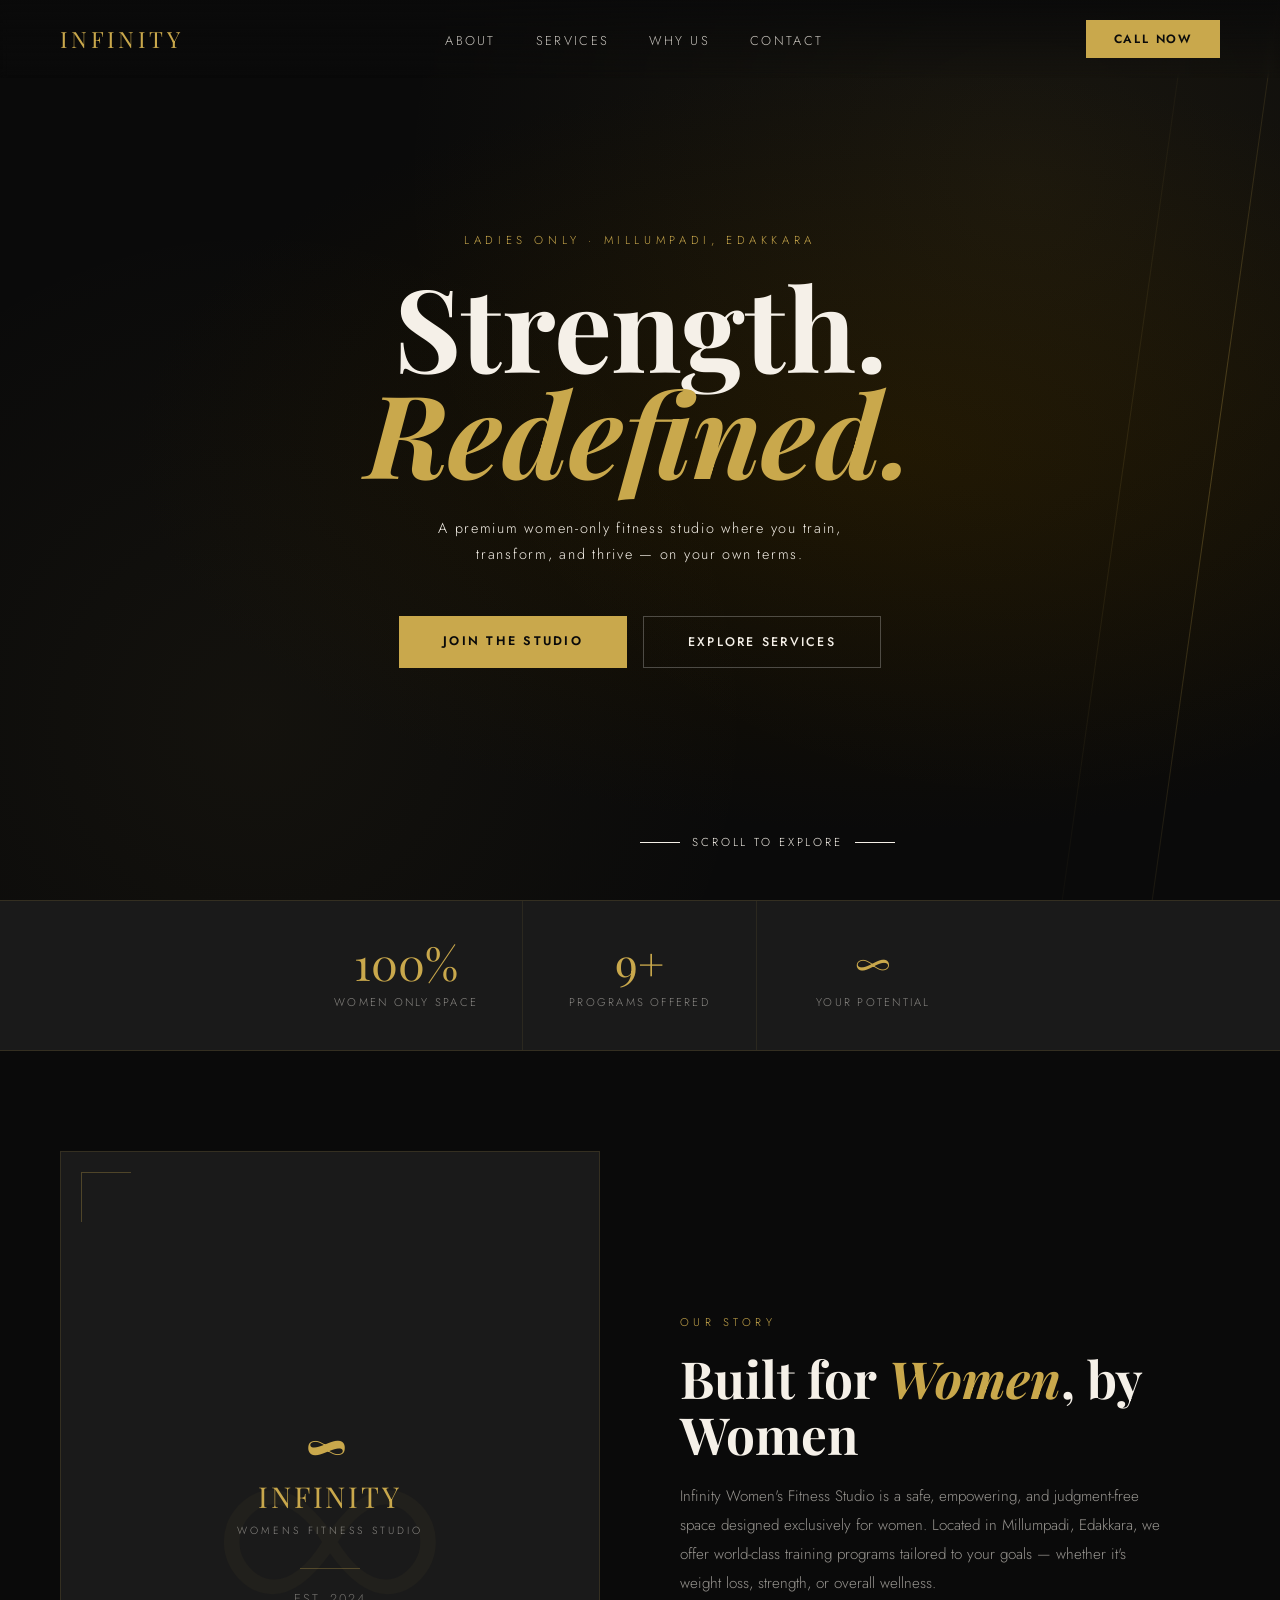
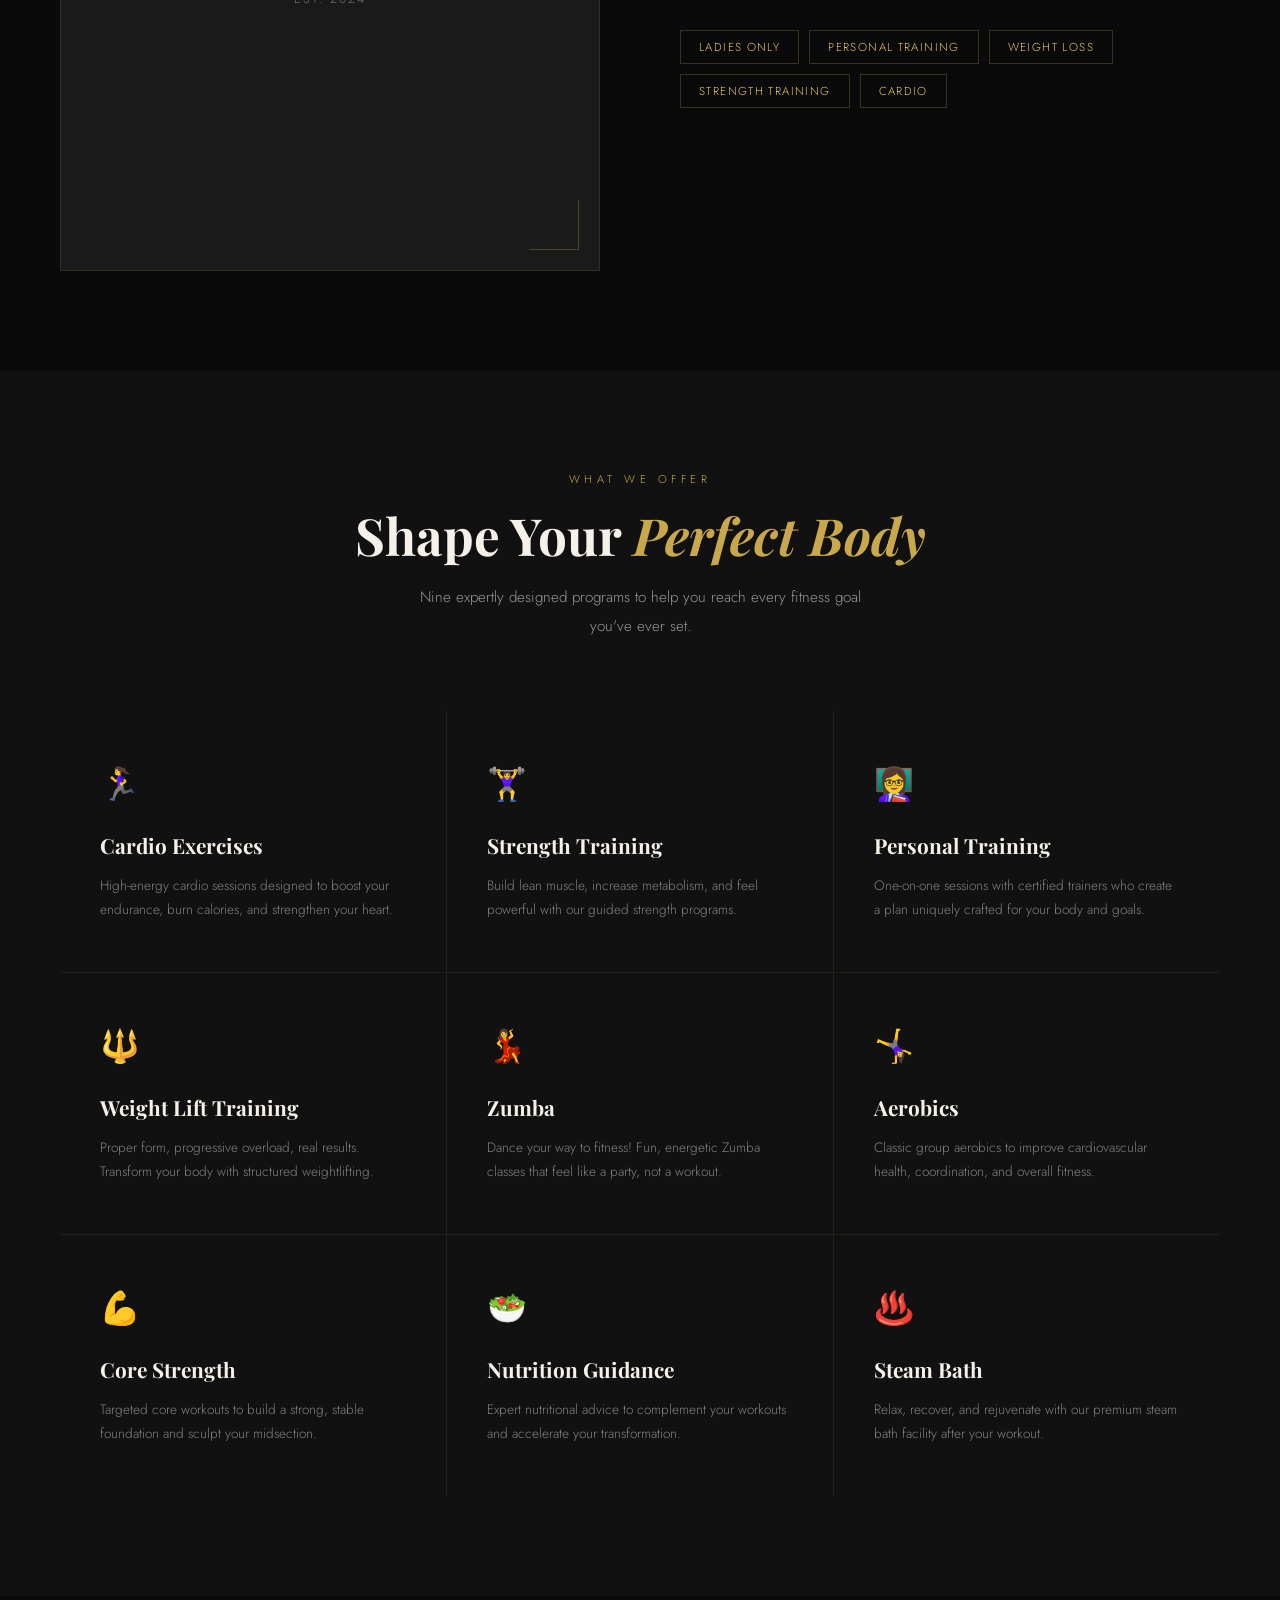
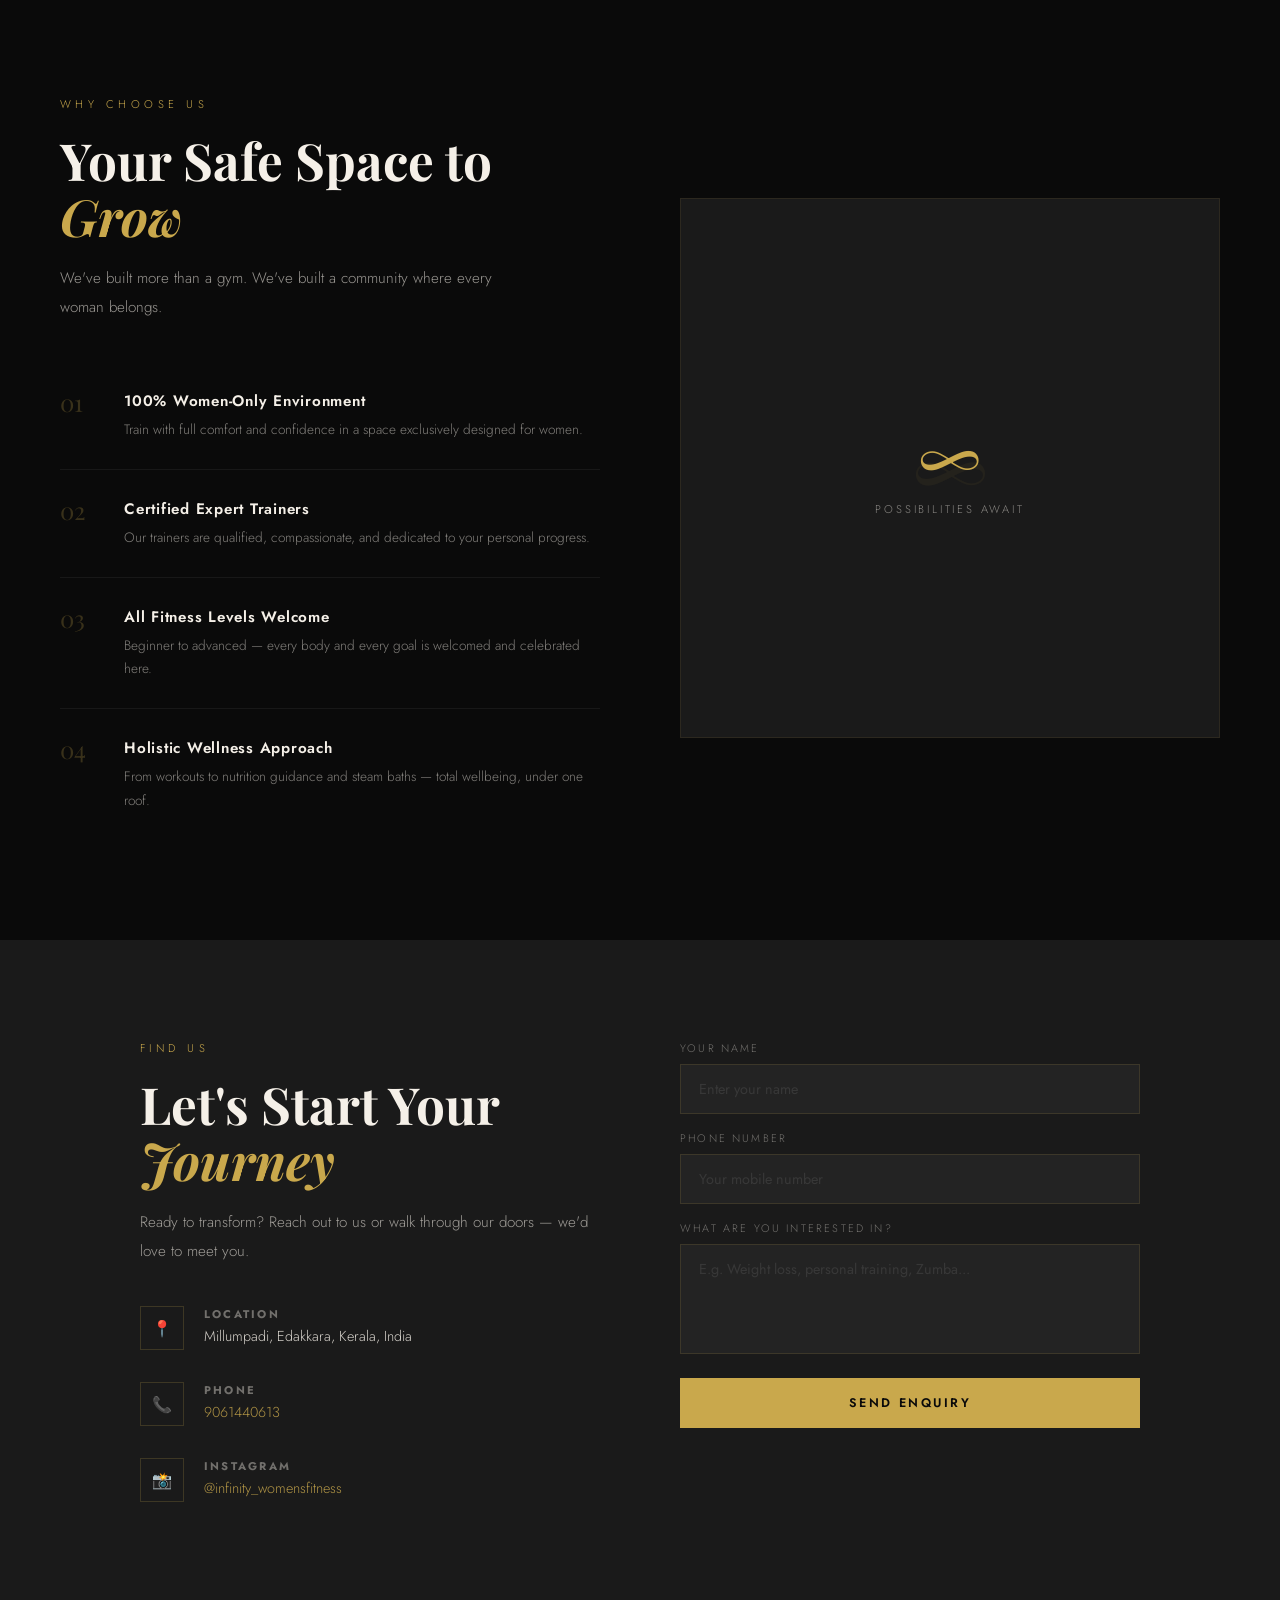
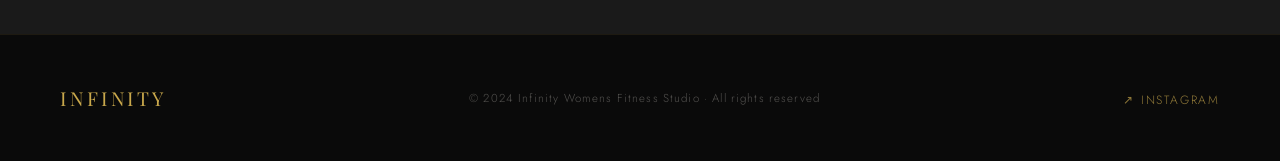
<file: INFININY.html>
<!DOCTYPE html>
<html lang="en">
<head>
<meta charset="UTF-8">
<meta name="viewport" content="width=device-width, initial-scale=1.0">
<title>Infinity Women's Fitness Studio</title>
<link href="https://fonts.googleapis.com/css2?family=Playfair+Display:ital,wght@0,700;0,900;1,700&family=Jost:wght@300;400;500;600&display=swap" rel="stylesheet">
<style>
  :root {
    --gold: #C9A84C;
    --gold-light: #E8C96A;
    --black: #0A0A0A;
    --dark: #111111;
    --dark2: #1A1A1A;
    --white: #F5F0E8;
    --gray: #888;
  }

  *, *::before, *::after { margin: 0; padding: 0; box-sizing: border-box; }

  html { scroll-behavior: smooth; }

  body {
    background: var(--black);
    color: var(--white);
    font-family: 'Jost', sans-serif;
    font-weight: 300;
    overflow-x: hidden;
  }

  /* NAV */
  nav {
    position: fixed; top: 0; left: 0; right: 0; z-index: 100;
    display: flex; align-items: center; justify-content: space-between;
    padding: 20px 60px;
    background: linear-gradient(to bottom, rgba(10,10,10,0.95), transparent);
    backdrop-filter: blur(4px);
  }

  .nav-logo {
    font-family: 'Playfair Display', serif;
    font-size: 1.4rem;
    letter-spacing: 0.15em;
    color: var(--gold);
    text-transform: uppercase;
  }

  .nav-links { display: flex; gap: 40px; list-style: none; }
  .nav-links a {
    color: var(--white); text-decoration: none;
    font-size: 0.8rem; letter-spacing: 0.18em; text-transform: uppercase;
    opacity: 0.8; transition: all 0.3s;
  }
  .nav-links a:hover { opacity: 1; color: var(--gold); }

  .nav-cta {
    background: var(--gold); color: var(--black);
    padding: 10px 28px; border: none; cursor: pointer;
    font-family: 'Jost', sans-serif; font-size: 0.75rem;
    font-weight: 600; letter-spacing: 0.15em; text-transform: uppercase;
    transition: background 0.3s;
    text-decoration: none;
  }
  .nav-cta:hover { background: var(--gold-light); }

  /* HERO */
  .hero {
    min-height: 100vh;
    display: flex; align-items: center; justify-content: center;
    position: relative; overflow: hidden;
    background: radial-gradient(ellipse at 70% 50%, #1a1200 0%, var(--black) 60%);
  }

  .hero::before {
    content: '';
    position: absolute; inset: 0;
    background: 
      radial-gradient(circle at 80% 20%, rgba(201,168,76,0.08) 0%, transparent 50%),
      radial-gradient(circle at 20% 80%, rgba(201,168,76,0.05) 0%, transparent 40%);
  }

  .hero-lines {
    position: absolute; inset: 0; overflow: hidden; pointer-events: none;
  }
  .hero-lines::before {
    content: '';
    position: absolute;
    top: -20%; right: 5%;
    width: 1px; height: 140%;
    background: linear-gradient(to bottom, transparent, rgba(201,168,76,0.3), transparent);
    transform: rotate(8deg);
  }
  .hero-lines::after {
    content: '';
    position: absolute;
    top: -20%; right: 12%;
    width: 1px; height: 140%;
    background: linear-gradient(to bottom, transparent, rgba(201,168,76,0.12), transparent);
    transform: rotate(8deg);
  }

  .hero-content {
    text-align: center; position: relative; z-index: 2;
    padding: 0 20px; max-width: 900px;
  }

  .hero-eyebrow {
    font-size: 0.72rem; letter-spacing: 0.4em; text-transform: uppercase;
    color: var(--gold); margin-bottom: 24px;
    animation: fadeUp 1s ease both;
  }

  .hero-title {
    font-family: 'Playfair Display', serif;
    font-size: clamp(3.5rem, 9vw, 7.5rem);
    line-height: 0.92;
    margin-bottom: 32px;
    animation: fadeUp 1s 0.15s ease both;
  }

  .hero-title em {
    font-style: italic; color: var(--gold);
    display: block;
  }

  .hero-sub {
    font-size: 0.9rem; letter-spacing: 0.12em;
    opacity: 0.6; max-width: 420px; margin: 0 auto 48px;
    line-height: 1.8;
    animation: fadeUp 1s 0.3s ease both;
  }

  .hero-btns {
    display: flex; gap: 16px; justify-content: center; flex-wrap: wrap;
    animation: fadeUp 1s 0.45s ease both;
  }

  .btn-primary {
    background: var(--gold); color: var(--black);
    padding: 16px 44px; font-family: 'Jost', sans-serif;
    font-size: 0.78rem; font-weight: 600; letter-spacing: 0.18em;
    text-transform: uppercase; border: none; cursor: pointer;
    text-decoration: none; transition: all 0.3s; display: inline-block;
  }
  .btn-primary:hover { background: var(--gold-light); transform: translateY(-2px); }

  .btn-outline {
    background: transparent; color: var(--white);
    padding: 16px 44px; font-family: 'Jost', sans-serif;
    font-size: 0.78rem; font-weight: 500; letter-spacing: 0.18em;
    text-transform: uppercase; border: 1px solid rgba(255,255,255,0.25);
    cursor: pointer; text-decoration: none; transition: all 0.3s; display: inline-block;
  }
  .btn-outline:hover { border-color: var(--gold); color: var(--gold); }

  .hero-badge {
    position: absolute; bottom: 50px; left: 50%;
    transform: translateX(-50%);
    display: flex; align-items: center; gap: 12px;
    font-size: 0.72rem; letter-spacing: 0.25em; text-transform: uppercase;
    opacity: 0.4; animation: fadeUp 1s 0.6s ease both;
  }
  .hero-badge span { display: block; width: 40px; height: 1px; background: currentColor; }

  /* STATS BAR */
  .stats-bar {
    background: var(--dark2);
    border-top: 1px solid rgba(201,168,76,0.15);
    border-bottom: 1px solid rgba(201,168,76,0.15);
    display: flex; justify-content: center;
  }

  .stats-inner {
    display: grid; grid-template-columns: repeat(3, 1fr);
    max-width: 700px; width: 100%; text-align: center;
  }

  .stat-item {
    padding: 40px 20px;
    border-right: 1px solid rgba(201,168,76,0.1);
  }
  .stat-item:last-child { border-right: none; }

  .stat-num {
    font-family: 'Playfair Display', serif;
    font-size: 2.8rem; color: var(--gold); line-height: 1;
    margin-bottom: 8px;
  }

  .stat-label {
    font-size: 0.7rem; letter-spacing: 0.2em; text-transform: uppercase; opacity: 0.5;
  }

  /* SECTION COMMON */
  section { padding: 100px 60px; }

  .section-tag {
    font-size: 0.7rem; letter-spacing: 0.4em; text-transform: uppercase;
    color: var(--gold); margin-bottom: 20px; display: block;
  }

  .section-title {
    font-family: 'Playfair Display', serif;
    font-size: clamp(2rem, 4vw, 3.2rem);
    line-height: 1.1; margin-bottom: 20px;
  }

  .section-title em { font-style: italic; color: var(--gold); }

  .section-body {
    opacity: 0.6; line-height: 1.9; font-size: 0.95rem;
    max-width: 480px;
  }

  /* ABOUT */
  .about {
    display: grid; grid-template-columns: 1fr 1fr;
    gap: 80px; align-items: center;
    max-width: 1200px; margin: 0 auto;
  }

  .about-visual {
    position: relative; aspect-ratio: 3/4;
    background: var(--dark2);
    border: 1px solid rgba(201,168,76,0.15);
    display: flex; align-items: center; justify-content: center;
    overflow: hidden;
  }

  .about-visual::before {
    content: '∞';
    font-size: 18rem; color: rgba(201,168,76,0.04);
    position: absolute; line-height: 1;
  }

  .about-visual-inner {
    position: relative; z-index: 2; text-align: center; padding: 40px;
  }

  .about-logo-big {
    font-family: 'Playfair Display', serif;
    font-size: 3rem; color: var(--gold); letter-spacing: 0.15em;
    font-weight: 900;
  }

  .about-logo-sub {
    font-size: 0.65rem; letter-spacing: 0.3em; text-transform: uppercase;
    opacity: 0.5; margin-top: 8px;
  }

  .about-corner {
    position: absolute; width: 50px; height: 50px;
    border-color: rgba(201,168,76,0.3);
    border-style: solid;
  }
  .about-corner.tl { top: 20px; left: 20px; border-width: 1px 0 0 1px; }
  .about-corner.br { bottom: 20px; right: 20px; border-width: 0 1px 1px 0; }

  .about-pills {
    display: flex; flex-wrap: wrap; gap: 10px; margin-top: 32px;
  }

  .pill {
    border: 1px solid rgba(201,168,76,0.25);
    padding: 8px 18px; font-size: 0.72rem;
    letter-spacing: 0.12em; text-transform: uppercase;
    color: var(--gold-light);
  }

  /* SERVICES */
  #services { background: var(--dark); }

  .services-header {
    text-align: center; margin-bottom: 70px;
  }
  .services-header .section-body { margin: 0 auto; }

  .services-grid {
    display: grid;
    grid-template-columns: repeat(3, 1fr);
    gap: 1px;
    background: rgba(201,168,76,0.1);
    max-width: 1200px; margin: 0 auto;
  }

  .service-card {
    background: var(--dark);
    padding: 50px 40px;
    position: relative; overflow: hidden;
    transition: background 0.4s;
  }
  .service-card:hover { background: #161400; }

  .service-card::before {
    content: '';
    position: absolute; bottom: 0; left: 0;
    width: 0; height: 2px;
    background: var(--gold);
    transition: width 0.4s;
  }
  .service-card:hover::before { width: 100%; }

  .service-icon {
    font-size: 2rem; margin-bottom: 24px; display: block;
  }

  .service-name {
    font-family: 'Playfair Display', serif;
    font-size: 1.3rem; margin-bottom: 14px; color: var(--white);
  }

  .service-desc {
    font-size: 0.85rem; opacity: 0.5; line-height: 1.8;
  }

  /* WHY US */
  .why-grid {
    display: grid; grid-template-columns: 1fr 1fr;
    gap: 80px; align-items: center;
    max-width: 1200px; margin: 0 auto;
  }

  .why-list { margin-top: 40px; }

  .why-item {
    display: flex; gap: 24px; align-items: flex-start;
    padding: 28px 0;
    border-bottom: 1px solid rgba(255,255,255,0.06);
  }
  .why-item:last-child { border-bottom: none; }

  .why-num {
    font-family: 'Playfair Display', serif;
    font-size: 1.5rem; color: rgba(201,168,76,0.25);
    min-width: 40px; line-height: 1;
  }

  .why-text h4 {
    font-size: 0.95rem; font-weight: 600;
    letter-spacing: 0.05em; margin-bottom: 6px;
  }
  .why-text p { font-size: 0.85rem; opacity: 0.5; line-height: 1.7; }

  .why-visual {
    background: var(--dark2);
    aspect-ratio: 1;
    display: flex; align-items: center; justify-content: center;
    position: relative; border: 1px solid rgba(201,168,76,0.1);
  }

  .why-visual-text {
    font-family: 'Playfair Display', serif;
    font-size: 6rem; color: rgba(201,168,76,0.06);
    position: absolute; line-height: 1;
    user-select: none;
  }

  .why-visual-badge {
    position: relative; text-align: center; z-index: 2;
  }

  .why-visual-badge .big-text {
    font-family: 'Playfair Display', serif;
    font-size: 5rem; color: var(--gold);
    line-height: 1; display: block;
  }

  .why-visual-badge small {
    font-size: 0.7rem; letter-spacing: 0.25em;
    text-transform: uppercase; opacity: 0.5;
  }

  /* CONTACT */
  #contact { background: var(--dark2); }

  .contact-wrap {
    max-width: 1000px; margin: 0 auto;
    display: grid; grid-template-columns: 1fr 1fr;
    gap: 80px; align-items: start;
  }

  .contact-info { margin-top: 40px; }

  .contact-row {
    display: flex; gap: 20px; align-items: flex-start;
    margin-bottom: 32px;
  }

  .contact-icon {
    width: 44px; height: 44px;
    border: 1px solid rgba(201,168,76,0.2);
    display: flex; align-items: center; justify-content: center;
    font-size: 1rem; flex-shrink: 0;
    color: var(--gold);
  }

  .contact-row h4 {
    font-size: 0.7rem; letter-spacing: 0.2em; text-transform: uppercase;
    opacity: 0.4; margin-bottom: 4px;
  }

  .contact-row p { font-size: 0.9rem; opacity: 0.85; }

  .contact-form { display: flex; flex-direction: column; gap: 16px; }

  .form-group { display: flex; flex-direction: column; gap: 8px; }

  .form-group label {
    font-size: 0.68rem; letter-spacing: 0.2em;
    text-transform: uppercase; opacity: 0.4;
  }

  .form-group input,
  .form-group textarea {
    background: rgba(255,255,255,0.04);
    border: 1px solid rgba(201,168,76,0.15);
    color: var(--white);
    padding: 14px 18px;
    font-family: 'Jost', sans-serif;
    font-size: 0.9rem;
    outline: none;
    transition: border-color 0.3s;
    resize: none;
  }

  .form-group input:focus,
  .form-group textarea:focus {
    border-color: rgba(201,168,76,0.5);
  }

  .form-group input::placeholder,
  .form-group textarea::placeholder {
    opacity: 0.25;
  }

  .form-submit {
    background: var(--gold); color: var(--black);
    padding: 16px; border: none; cursor: pointer;
    font-family: 'Jost', sans-serif; font-size: 0.78rem;
    font-weight: 600; letter-spacing: 0.2em; text-transform: uppercase;
    transition: all 0.3s; margin-top: 8px;
  }
  .form-submit:hover { background: var(--gold-light); }

  /* FOOTER */
  footer {
    background: var(--black);
    border-top: 1px solid rgba(201,168,76,0.1);
    padding: 50px 60px;
    display: flex; align-items: center; justify-content: space-between;
    flex-wrap: wrap; gap: 24px;
  }

  .footer-logo {
    font-family: 'Playfair Display', serif;
    font-size: 1.2rem; color: var(--gold);
    letter-spacing: 0.15em; text-transform: uppercase;
  }

  .footer-copy {
    font-size: 0.72rem; opacity: 0.3; letter-spacing: 0.1em;
  }

  .footer-ig a {
    color: var(--gold); font-size: 0.75rem;
    letter-spacing: 0.15em; text-transform: uppercase;
    text-decoration: none; opacity: 0.7;
    transition: opacity 0.3s;
  }
  .footer-ig a:hover { opacity: 1; }

  /* ANIMATIONS */
  @keyframes fadeUp {
    from { opacity: 0; transform: translateY(30px); }
    to { opacity: 1; transform: translateY(0); }
  }

  /* MOBILE */
  @media (max-width: 768px) {
    nav { padding: 18px 24px; }
    .nav-links { display: none; }
    section { padding: 70px 24px; }
    .about { grid-template-columns: 1fr; gap: 40px; }
    .services-grid { grid-template-columns: 1fr; }
    .why-grid { grid-template-columns: 1fr; gap: 40px; }
    .contact-wrap { grid-template-columns: 1fr; gap: 40px; }
    footer { flex-direction: column; align-items: center; text-align: center; padding: 40px 24px; }
    .stats-inner { grid-template-columns: 1fr; }
    .stat-item { border-right: none; border-bottom: 1px solid rgba(201,168,76,0.1); }
    .stat-item:last-child { border-bottom: none; }
  }
</style>
</head>
<body>

<!-- NAV -->
<nav>
  <div class="nav-logo">Infinity</div>
  <ul class="nav-links">
    <li><a href="#about">About</a></li>
    <li><a href="#services">Services</a></li>
    <li><a href="#why">Why Us</a></li>
    <li><a href="#contact">Contact</a></li>
  </ul>
  <a href="tel:9061440613" class="nav-cta">Call Now</a>
</nav>

<!-- HERO -->
<section class="hero" id="home">
  <div class="hero-lines"></div>
  <div class="hero-content">
    <p class="hero-eyebrow">Ladies Only · Millumpadi, Edakkara</p>
    <h1 class="hero-title">
      Strength.<br>
      <em>Redefined.</em>
    </h1>
    <p class="hero-sub">A premium women-only fitness studio where you train, transform, and thrive — on your own terms.</p>
    <div class="hero-btns">
      <a href="#contact" class="btn-primary">Join the Studio</a>
      <a href="#services" class="btn-outline">Explore Services</a>
    </div>
  </div>
  <div class="hero-badge">
    <span></span>
    Scroll to explore
    <span></span>
  </div>
</section>

<!-- STATS -->
<div class="stats-bar">
  <div class="stats-inner">
    <div class="stat-item">
      <div class="stat-num">100%</div>
      <div class="stat-label">Women Only Space</div>
    </div>
    <div class="stat-item">
      <div class="stat-num">9+</div>
      <div class="stat-label">Programs Offered</div>
    </div>
    <div class="stat-item">
      <div class="stat-num">∞</div>
      <div class="stat-label">Your Potential</div>
    </div>
  </div>
</div>

<!-- ABOUT -->
<section id="about">
  <div class="about">
    <div class="about-visual">
      <div class="about-corner tl"></div>
      <div class="about-corner br"></div>
      <div class="about-visual-inner">
        <div class="about-logo-big">∞</div>
        <div style="font-family:'Playfair Display',serif;font-size:1.8rem;color:var(--gold);letter-spacing:0.1em;">INFINITY</div>
        <div class="about-logo-sub">Womens Fitness Studio</div>
        <div style="margin-top:30px;width:60px;height:1px;background:rgba(201,168,76,0.3);margin-left:auto;margin-right:auto;"></div>
        <div style="margin-top:20px;font-size:0.8rem;opacity:0.4;letter-spacing:0.15em;">EST. 2024</div>
      </div>
    </div>
    <div class="about-text">
      <span class="section-tag">Our Story</span>
      <h2 class="section-title">Built for <em>Women</em>, by Women</h2>
      <p class="section-body">Infinity Women's Fitness Studio is a safe, empowering, and judgment-free space designed exclusively for women. Located in Millumpadi, Edakkara, we offer world-class training programs tailored to your goals — whether it's weight loss, strength, or overall wellness.</p>
      <div class="about-pills">
        <span class="pill">Ladies Only</span>
        <span class="pill">Personal Training</span>
        <span class="pill">Weight Loss</span>
        <span class="pill">Strength Training</span>
        <span class="pill">Cardio</span>
      </div>
    </div>
  </div>
</section>

<!-- SERVICES -->
<section id="services">
  <div class="services-header">
    <span class="section-tag">What We Offer</span>
    <h2 class="section-title">Shape Your <em>Perfect Body</em></h2>
    <p class="section-body">Nine expertly designed programs to help you reach every fitness goal you've ever set.</p>
  </div>
  <div class="services-grid">
    <div class="service-card">
      <span class="service-icon">🏃‍♀️</span>
      <h3 class="service-name">Cardio Exercises</h3>
      <p class="service-desc">High-energy cardio sessions designed to boost your endurance, burn calories, and strengthen your heart.</p>
    </div>
    <div class="service-card">
      <span class="service-icon">🏋️‍♀️</span>
      <h3 class="service-name">Strength Training</h3>
      <p class="service-desc">Build lean muscle, increase metabolism, and feel powerful with our guided strength programs.</p>
    </div>
    <div class="service-card">
      <span class="service-icon">👩‍🏫</span>
      <h3 class="service-name">Personal Training</h3>
      <p class="service-desc">One-on-one sessions with certified trainers who create a plan uniquely crafted for your body and goals.</p>
    </div>
    <div class="service-card">
      <span class="service-icon">🔱</span>
      <h3 class="service-name">Weight Lift Training</h3>
      <p class="service-desc">Proper form, progressive overload, real results. Transform your body with structured weightlifting.</p>
    </div>
    <div class="service-card">
      <span class="service-icon">💃</span>
      <h3 class="service-name">Zumba</h3>
      <p class="service-desc">Dance your way to fitness! Fun, energetic Zumba classes that feel like a party, not a workout.</p>
    </div>
    <div class="service-card">
      <span class="service-icon">🤸‍♀️</span>
      <h3 class="service-name">Aerobics</h3>
      <p class="service-desc">Classic group aerobics to improve cardiovascular health, coordination, and overall fitness.</p>
    </div>
    <div class="service-card">
      <span class="service-icon">💪</span>
      <h3 class="service-name">Core Strength</h3>
      <p class="service-desc">Targeted core workouts to build a strong, stable foundation and sculpt your midsection.</p>
    </div>
    <div class="service-card">
      <span class="service-icon">🥗</span>
      <h3 class="service-name">Nutrition Guidance</h3>
      <p class="service-desc">Expert nutritional advice to complement your workouts and accelerate your transformation.</p>
    </div>
    <div class="service-card">
      <span class="service-icon">♨️</span>
      <h3 class="service-name">Steam Bath</h3>
      <p class="service-desc">Relax, recover, and rejuvenate with our premium steam bath facility after your workout.</p>
    </div>
  </div>
</section>

<!-- WHY US -->
<section id="why">
  <div class="why-grid">
    <div>
      <span class="section-tag">Why Choose Us</span>
      <h2 class="section-title">Your Safe Space to <em>Grow</em></h2>
      <p class="section-body">We've built more than a gym. We've built a community where every woman belongs.</p>
      <div class="why-list">
        <div class="why-item">
          <div class="why-num">01</div>
          <div class="why-text">
            <h4>100% Women-Only Environment</h4>
            <p>Train with full comfort and confidence in a space exclusively designed for women.</p>
          </div>
        </div>
        <div class="why-item">
          <div class="why-num">02</div>
          <div class="why-text">
            <h4>Certified Expert Trainers</h4>
            <p>Our trainers are qualified, compassionate, and dedicated to your personal progress.</p>
          </div>
        </div>
        <div class="why-item">
          <div class="why-num">03</div>
          <div class="why-text">
            <h4>All Fitness Levels Welcome</h4>
            <p>Beginner to advanced — every body and every goal is welcomed and celebrated here.</p>
          </div>
        </div>
        <div class="why-item">
          <div class="why-num">04</div>
          <div class="why-text">
            <h4>Holistic Wellness Approach</h4>
            <p>From workouts to nutrition guidance and steam baths — total wellbeing, under one roof.</p>
          </div>
        </div>
      </div>
    </div>
    <div class="why-visual">
      <div class="why-visual-text">∞</div>
      <div class="why-visual-badge">
        <span class="big-text">∞</span>
        <small>Possibilities Await</small>
      </div>
    </div>
  </div>
</section>

<!-- CONTACT -->
<section id="contact">
  <div class="contact-wrap">
    <div>
      <span class="section-tag">Find Us</span>
      <h2 class="section-title">Let's Start Your <em>Journey</em></h2>
      <p class="section-body">Ready to transform? Reach out to us or walk through our doors — we'd love to meet you.</p>
      <div class="contact-info">
        <div class="contact-row">
          <div class="contact-icon">📍</div>
          <div>
            <h4>Location</h4>
            <p>Millumpadi, Edakkara, Kerala, India</p>
          </div>
        </div>
        <div class="contact-row">
          <div class="contact-icon">📞</div>
          <div>
            <h4>Phone</h4>
            <p><a href="tel:9061440613" style="color:var(--gold);text-decoration:none;">9061440613</a></p>
          </div>
        </div>
        <div class="contact-row">
          <div class="contact-icon">📸</div>
          <div>
            <h4>Instagram</h4>
            <p><a href="https://instagram.com/infinity_womensfitness" target="_blank" style="color:var(--gold);text-decoration:none;">@infinity_womensfitness</a></p>
          </div>
        </div>
      </div>
    </div>
    <div>
      <div class="contact-form">
        <div class="form-group">
          <label>Your Name</label>
          <input type="text" placeholder="Enter your name">
        </div>
        <div class="form-group">
          <label>Phone Number</label>
          <input type="tel" placeholder="Your mobile number">
        </div>
        <div class="form-group">
          <label>What are you interested in?</label>
          <textarea rows="4" placeholder="E.g. Weight loss, personal training, Zumba..."></textarea>
        </div>
        <button class="form-submit" onclick="alert('Thank you! We will contact you shortly. 💛')">Send Enquiry</button>
      </div>
    </div>
  </div>
</section>

<!-- FOOTER -->
<footer>
  <div class="footer-logo">Infinity</div>
  <div class="footer-copy">© 2024 Infinity Womens Fitness Studio · All rights reserved</div>
  <div class="footer-ig">
    <a href="https://instagram.com/infinity_womensfitness" target="_blank">↗ Instagram</a>
  </div>
</footer>

</body>
</html>
</file>
